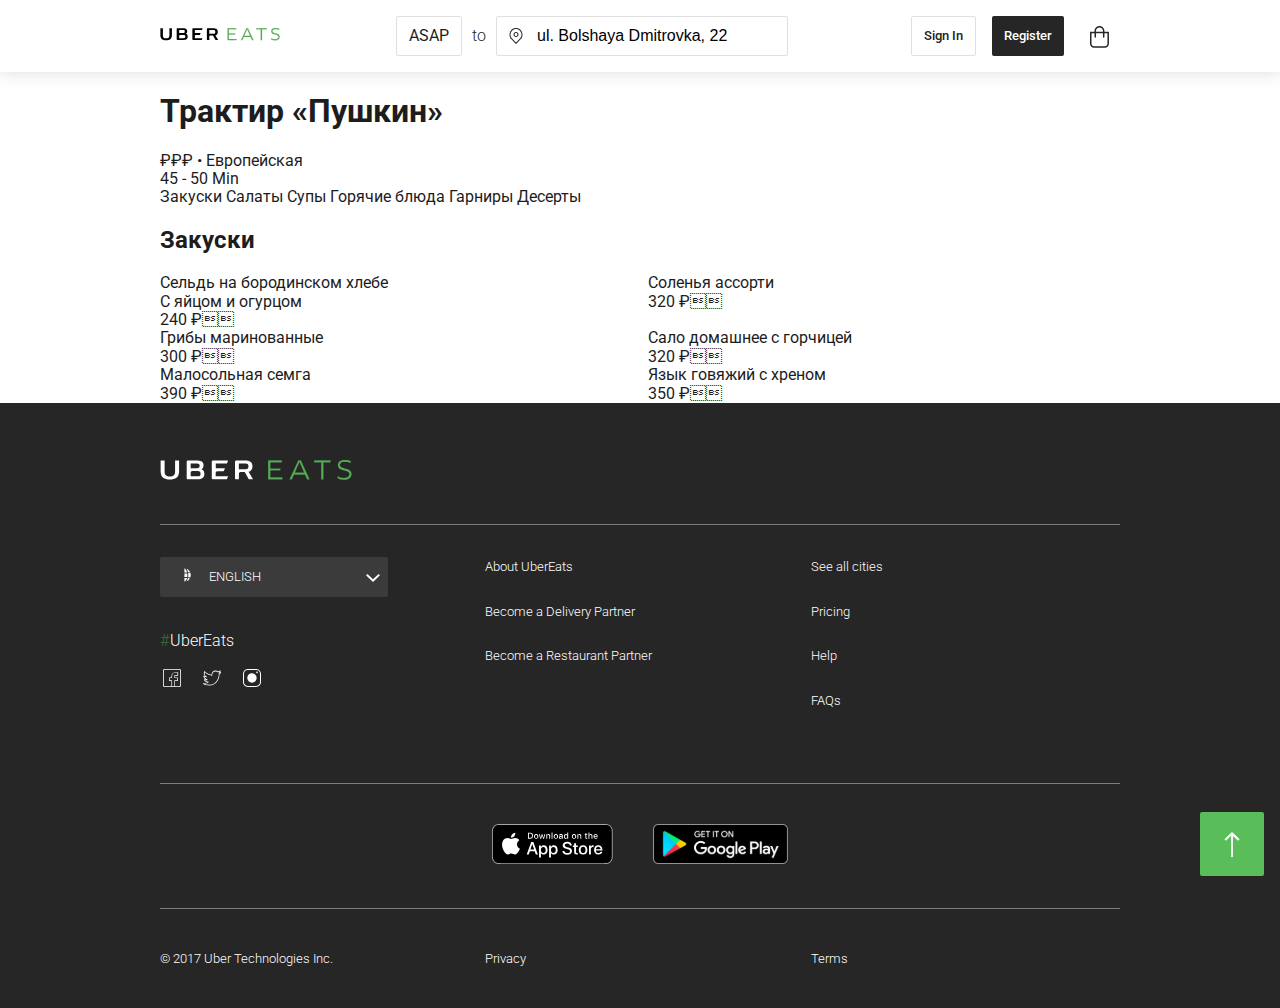
<file: index.html>
<!DOCTYPE html>
<html lang="en">

<head>
    <meta charset="UTF-8">
    <meta name="viewport" content="width=device-width, initial-scale=1.0">
    <meta http-equiv="X-UA-Compatible" content="ie=edge">
    <title>Uber Eats</title>
    <link href="https://fonts.googleapis.com/css?family=Roboto:300,400,500" rel="stylesheet">
    <link rel="stylesheet" href="css/normalize.css">
    <link rel="stylesheet" href="css/grid.css">
    <link rel="stylesheet" href="css/app.css">
</head>

<body>
    <main>
        <nav class="navbar">
            <div class="container">
                <div class="row">
                    <div class="col-xs-5 col-sm-2 col-lg-3">
                        <div class="flex">
                            <div class="hidden-xs hidden-sm hidden-md">
                                <img class="" src="./img/logo.svg">
                            </div>
                            <div class="hidden-lg hidden-xl">
                                <img class="" src="./img/mobile_logo.svg">
                            </div>
                        </div>
                    </div>
                    <div class="hidden-xs col-sm-6 col-lg-5">
                        <div class="flex delivery">
                            <div class="origin btn">
                                <span>ASAP</span>
                            </div>
                            <div class="to">
                                to
                            </div>
                            <div class="flex dest box">
                                <div class="location">
                                    <img src="./img/location.svg">
                                </div>
                                <input type="text" value="ul. Bolshaya Dmitrovka, 22">
                            </div>
                        </div>
                    </div>
                    <div class="col-xs-7 col-sm-4 col-lg-4">
                        <div class="flex navbar-btns">
                            <div class="btns">
                                <div class="btn sign-in">Sign In</div>
                                <div class="btn register">Register</div>
                            </div>
                            <div class="hidden-xs">
                                <div class="basket">
                                    <img src="./img/basket.svg">
                                </div>
                            </div>
                        </div>
                    </div>
                </div>
            </div>
        </nav>
        <header id="rest">
            <div class="rest-photo"></div>
            <div class="container">
                <div class="row">
                    <div class="col-xs-12 col-sm-7 col-lg-5">
                        <div class="rest">
                            <h1 class="name">Трактир «Пушкин»</h1>
                            <div class="bottom">
                                <div class="rest-info">
                                    <span class="currency">₽₽₽</span>
                                    <span class="divider">•</span>
                                    <span class="food-kind">Европейская</span>
                                </div>
                                <div class="delivery-time">
                                    <span>45 - 50 Min</span>
                                </div>
                            </div>
                        </div>
                    </div>
                </div>
            </div>
        </header>
        <section id="menu">
            <div class="menu">
                <div class="hidden-xs">
                    <div class="navigation">
                        <div class="container">
                            <div class="row">
                                <div class="col-xs-12">
                                    <nav>
                                        <a class="selected">Закуски</a>
                                        <a>Салаты</a>
                                        <a>Супы</a>
                                        <a>Горячие блюда</a>
                                        <a>Гарниры</a>
                                        <a>Десерты</a>
                                    </nav>
                                </div>
                            </div>
                        </div>
                    </div>
                </div>
                <div class="header">
                    <div class="container">
                        <div class="row">
                            <div class="col-xs-12">
                                <h2>Закуски</h2>
                                <div class="divider visible-xs"></div>
                            </div>
                        </div>
                    </div>
                </div>
                <div class="content">
                    <div class="container">
                        <div class="row">
                            <div class="col-xs-12 col-lg-6">
                                <div class="card active">
                                    <div class="info">
                                        <div class="title ellipsis">Сельдь на бородинском хлебе</div>
                                        <div class="subtitle ellipsis">С яйцом и огурцом</div>
                                        <div class="price">240 ₽</div>
                                    </div>
                                    <div class="photo" style="background-image: url('./img/dish/fish.png');">
                                    </div>
                                </div>
                            </div>
                            <div class="col-xs-12 col-lg-6">
                                <div class="card">
                                    <div class="info">
                                        <div class="title ellipsis">Соленья ассорти</div>
                                        <div class="subtitle ellipsis"></div>
                                        <div class="price">320 ₽</div>
                                    </div>
                                    <div class="photo" style="background-image: url('./img/dish/pickles.png');">
                                    </div>
                                </div>
                            </div>
                            <div class="col-xs-12 col-lg-6">
                                <div class="card">
                                    <div class="info">
                                        <div class="title ellipsis">Грибы маринованные</div>
                                        <div class="subtitle ellipsis"></div>
                                        <div class="price">300 ₽</div>
                                    </div>
                                    <div class="photo" style="background-image: url('./img/dish/mushrooms.png');">
                                    </div>
                                </div>
                            </div>
                            <div class="col-xs-12 col-lg-6">
                                <div class="card">
                                    <div class="info">
                                        <div class="title ellipsis">Сало домашнее с горчицей</div>
                                        <div class="subtitle ellipsis"></div>
                                        <div class="price">320 ₽</div>
                                    </div>
                                    <div class="photo" style="background-image: url('./img/dish/fat.png');">
                                    </div>
                                </div>
                            </div>
                            <div class="col-xs-12 col-lg-6">
                                <div class="card">
                                    <div class="info">
                                        <div class="title ellipsis">Малосольная семга</div>
                                        <div class="subtitle ellipsis"></div>
                                        <div class="price">390 ₽</div>
                                    </div>
                                    <div class="photo" style="background-image: url('./img/dish/salmon.png');">
                                    </div>
                                </div>
                            </div>
                            <div class="col-xs-12 col-lg-6">
                                <div class="card">
                                    <div class="info">
                                        <div class="title ellipsis">Язык говяжий с хреном</div>
                                        <div class="subtitle ellipsis"></div>
                                        <div class="price">350 ₽</div>
                                    </div>
                                    <div class="photo" style="background-image: url('./img/dish/beef_tongue.png');">
                                    </div>
                                </div>
                            </div>
                        </div>
                    </div>
                </div>
            </div>
        </section>
        <footer>
            <div class="container">
                <div class="row">
                    <div class="col-xs-12">
                        <div class="logo">
                            <img src="./img/big_logo.svg">
                        </div>
                    </div>
                </div>
                <div class="row">
                    <div class="col-xs-12">
                        <div class="divider"></div>
                    </div>
                </div>
                <div class="links">
                    <div class="row">
                        <div class="col-xs-6 col-sm-3">
                            <div class="language-selector">
                                <div class="icon">
                                    <img src="./img/world.svg">
                                </div>
                                <div class="language">
                                    english
                                </div>
                                <div class="arrow">
                                    <img src="./img/arrow-down.svg">
                                </div>
                            </div>
                            <div class="social">
                                <div class="tag">
                                    <span class="hash">#</span>
                                    <span>UberEats</span>
                                </div>
                                <div>
                                    <div class="icon">
                                        <img src="./img/facebook.svg">
                                    </div>
                                    <div class="icon">
                                        <img src="./img/twitter.svg">
                                    </div>
                                    <div class="icon">
                                        <img src="./img/instagram.svg">
                                    </div>
                                </div>
                            </div>
                        </div>
                        <div class="col-xs-1"></div>
                        <div class="col-xs-12 col-sm-4">
                            <div class="option">
                                <a href="">About UberEats</a>
                            </div>
                            <div class="option">
                                <a href="">Become a Delivery Partner</a>
                            </div>
                            <div class="option">
                                <a href="">Become a Restaurant Partner</a>
                            </div>
                        </div>
                        <div class="col-xs-12 col-sm-4">
                            <div class="option">
                                <a href="">See all cities</a>
                            </div>
                            <div class="option">
                                <a href="">Pricing</a>
                            </div>
                            <div class="option">
                                <a href="">Help</a>
                            </div>
                            <div class="option">
                                <a href="">FAQs</a>
                            </div>
                        </div>
                    </div>
                </div>
                <div class="row">
                    <div class="col-xs-12">
                        <div class="divider"></div>
                    </div>
                </div>
                <div class="row">
                    <div class="col-xs-12">
                        <div class="download">
                            <div class="app-store">
                                <img src="./img/app_store.svg">
                            </div>
                            <div class="google-play">
                                <img src="./img/google_play.svg">
                            </div>
                        </div>
                    </div>
                </div>
                <div class="row">
                    <div class="col-xs-12">
                        <div class="divider"></div>
                    </div>
                </div>
                <div class="copyright">
                    <div class="row">
                        <div class="col-xs-12 col-sm-4">
                            <div class="option">
                                <a href="">© 2017 Uber Technologies Inc.</a>
                            </div>
                        </div>
                        <div class="col-xs-12 col-sm-4">
                            <div class="option">
                                <a href="">Privacy</a>
                            </div>
                        </div>
                        <div class="col-xs-12 col-sm-4">
                            <div class="option">
                                <a href="">Terms</a>
                            </div>
                        </div>
                    </div>
                </div>
            </div>
            </div>
            </div>
        </footer>
        <div class="scroll-top-arrow"></div>
    </main>
</body>

</html>
</file>
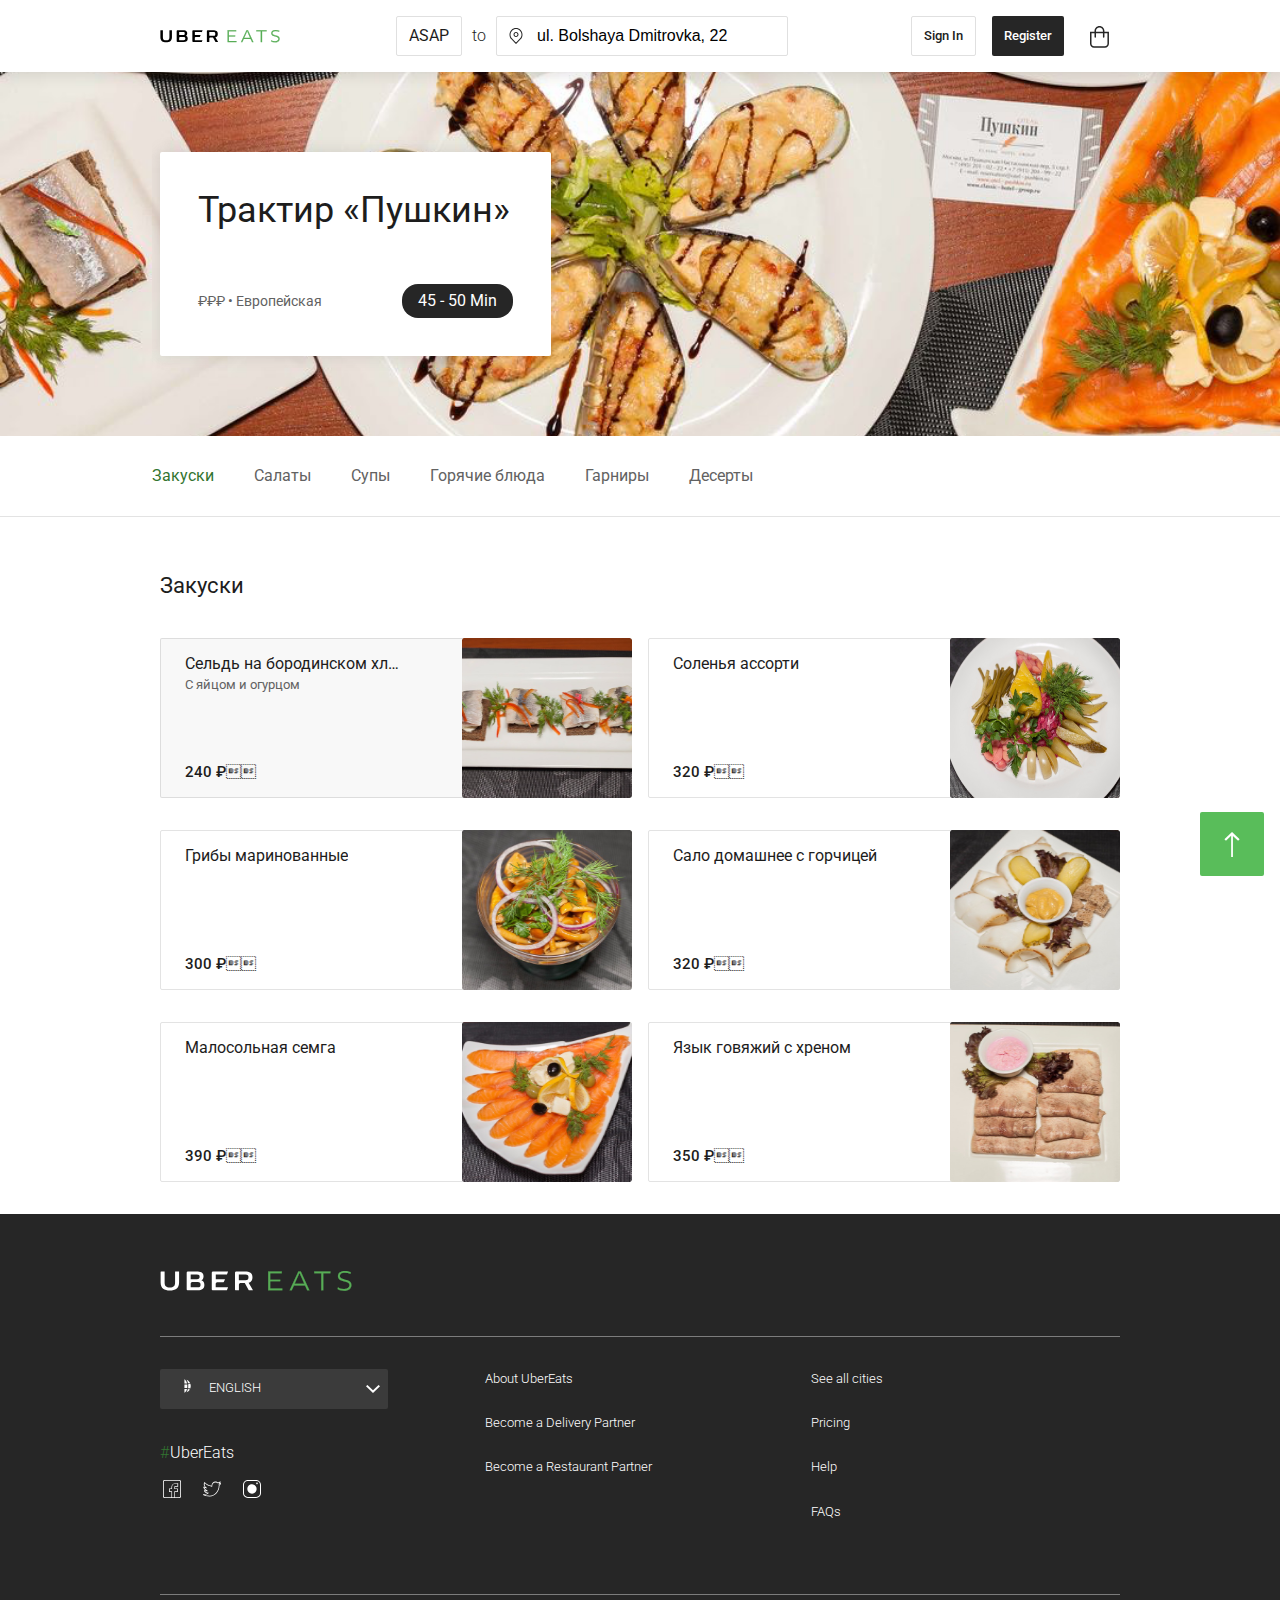
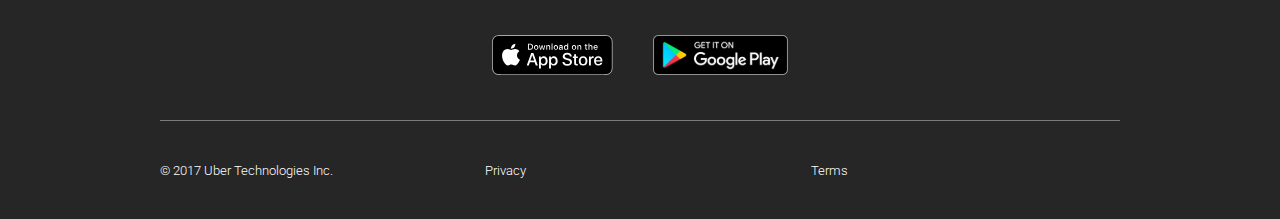
<file: restaurant.html>
<!DOCTYPE html>
<html lang="en">

<head>
    <meta charset="UTF-8">
    <meta name="viewport" content="width=device-width, initial-scale=1.0">
    <meta http-equiv="X-UA-Compatible" content="ie=edge">
    <title>Uber Eats</title>
    <link href="https://fonts.googleapis.com/css?family=Roboto:300,400,500" rel="stylesheet">
    <link rel="stylesheet" href="css/normalize.css">
    <link rel="stylesheet" href="css/grid.css">
    <link rel="stylesheet" href="css/app.css">
    <link rel="stylesheet" href="css/restaurant.css">
</head>

<body>
    <main>
        <nav class="navbar">
            <div class="container">
                <div class="row">
                    <div class="col-xs-5 col-sm-2 col-lg-3">
                        <div class="flex">
                            <div class="logo"></div>
                        </div>
                    </div>
                    <div class="hidden-xs col-sm-6 col-lg-5">
                        <div class="flex delivery">
                            <div class="when btn">
                                <span>ASAP</span>
                            </div>
                            <div class="to">
                                to
                            </div>
                            <div class="flex dest">
                                <div class="location">
                                    <img src="./img/location.svg">
                                </div>
                                <input type="text" value="ul. Bolshaya Dmitrovka, 22">
                            </div>
                        </div>
                    </div>
                    <div class="col-xs-7 col-sm-4 col-lg-4">
                        <div class="flex navbar-btns">
                            <div class="btns">
                                <div class="btn sign-in" tabindex="0">Sign In</div>
                                <div class="btn register" tabindex="0">Register</div>
                            </div>
                            <div class="hidden-xs">
                                <div class="basket">
                                    <img src="./img/basket.svg">
                                </div>
                            </div>
                        </div>
                    </div>
                </div>
            </div>
        </nav>
        <header id="rest">
            <div class="rest-photo"></div>
            <div class="container">
                <div class="row">
                    <div class="col-xs-12 col-sm-7 col-lg-5">
                        <div class="rest">
                            <h1 class="name">Трактир «Пушкин»</h1>
                            <div class="bottom">
                                <div class="rest-info">
                                    <span class="currency">₽₽₽</span>
                                    <span class="divider">•</span>
                                    <span class="food-kind">Европейская</span>
                                </div>
                                <div class="delivery-time">
                                    <span>45 - 50 Min</span>
                                </div>
                            </div>
                        </div>
                    </div>
                </div>
            </div>
        </header>
        <section id="menu">
            <div class="menu">
                <div class="hidden-xs">
                    <div class="navigation">
                        <div class="container">
                            <div class="row">
                                <div class="col-xs-12">
                                    <nav>
                                        <a class="selected">Закуски</a>
                                        <a>Салаты</a>
                                        <a>Супы</a>
                                        <a>Горячие блюда</a>
                                        <a>Гарниры</a>
                                        <a>Десерты</a>
                                    </nav>
                                </div>
                            </div>
                        </div>
                    </div>
                </div>
                <div class="header">
                    <div class="container">
                        <div class="row">
                            <div class="col-xs-12">
                                <h2>Закуски</h2>
                                <div class="divider visible-xs"></div>
                            </div>
                        </div>
                    </div>
                </div>
                <div class="content">
                    <div class="container">
                        <div class="row">
                            <div class="col-xs-12 col-lg-6">
                                <div class="card active">
                                    <div class="info">
                                        <div class="title ellipsis">Сельдь на бородинском хлебе</div>
                                        <div class="subtitle ellipsis">С яйцом и огурцом</div>
                                        <div class="price">240 ₽</div>
                                    </div>
                                    <div class="photo" style="background-image: url('./img/dish/fish.png');">
                                    </div>
                                </div>
                            </div>
                            <div class="col-xs-12 col-lg-6">
                                <div class="card">
                                    <div class="info">
                                        <div class="title ellipsis">Соленья ассорти</div>
                                        <div class="subtitle ellipsis"></div>
                                        <div class="price">320 ₽</div>
                                    </div>
                                    <div class="photo" style="background-image: url('./img/dish/pickles.png');">
                                    </div>
                                </div>
                            </div>
                            <div class="col-xs-12 col-lg-6">
                                <div class="card">
                                    <div class="info">
                                        <div class="title ellipsis">Грибы маринованные</div>
                                        <div class="subtitle ellipsis"></div>
                                        <div class="price">300 ₽</div>
                                    </div>
                                    <div class="photo" style="background-image: url('./img/dish/mushrooms.png');">
                                    </div>
                                </div>
                            </div>
                            <div class="col-xs-12 col-lg-6">
                                <div class="card">
                                    <div class="info">
                                        <div class="title ellipsis">Сало домашнее с горчицей</div>
                                        <div class="subtitle ellipsis"></div>
                                        <div class="price">320 ₽</div>
                                    </div>
                                    <div class="photo" style="background-image: url('./img/dish/fat.png');">
                                    </div>
                                </div>
                            </div>
                            <div class="col-xs-12 col-lg-6">
                                <div class="card">
                                    <div class="info">
                                        <div class="title ellipsis">Малосольная семга</div>
                                        <div class="subtitle ellipsis"></div>
                                        <div class="price">390 ₽</div>
                                    </div>
                                    <div class="photo" style="background-image: url('./img/dish/salmon.png');">
                                    </div>
                                </div>
                            </div>
                            <div class="col-xs-12 col-lg-6">
                                <div class="card">
                                    <div class="info">
                                        <div class="title ellipsis">Язык говяжий с хреном</div>
                                        <div class="subtitle ellipsis"></div>
                                        <div class="price">350 ₽</div>
                                    </div>
                                    <div class="photo" style="background-image: url('./img/dish/beef_tongue.png');">
                                    </div>
                                </div>
                            </div>
                        </div>
                    </div>
                </div>
            </div>
        </section>
        <footer>
            <div class="container">
                <div class="row">
                    <div class="col-xs-12">
                        <div class="logo">
                            <img src="./img/big_logo.svg">
                        </div>
                    </div>
                </div>
                <div class="row">
                    <div class="col-xs-12">
                        <div class="divider"></div>
                    </div>
                </div>
                <div class="links">
                    <div class="row">
                        <div class="col-xs-6 col-sm-3">
                            <div class="language-selector">
                                <div class="icon">
                                    <img src="./img/world.svg">
                                </div>
                                <div class="language">
                                    english
                                </div>
                                <div class="arrow">
                                    <img src="./img/arrow-down.svg">
                                </div>
                            </div>
                            <div class="social">
                                <div class="tag">
                                    <span class="hash">#</span>
                                    <span>UberEats</span>
                                </div>
                                <div>
                                    <div class="icon">
                                        <img src="./img/facebook.svg">
                                    </div>
                                    <div class="icon">
                                        <img src="./img/twitter.svg">
                                    </div>
                                    <div class="icon">
                                        <img src="./img/instagram.svg">
                                    </div>
                                </div>
                            </div>
                        </div>
                        <div class="col-xs-1"></div>
                        <div class="col-xs-12 col-sm-4">
                            <div class="option">
                                <a href="">About UberEats</a>
                            </div>
                            <div class="option">
                                <a href="">Become a Delivery Partner</a>
                            </div>
                            <div class="option">
                                <a href="">Become a Restaurant Partner</a>
                            </div>
                        </div>
                        <div class="col-xs-12 col-sm-4">
                            <div class="option">
                                <a href="">See all cities</a>
                            </div>
                            <div class="option">
                                <a href="">Pricing</a>
                            </div>
                            <div class="option">
                                <a href="">Help</a>
                            </div>
                            <div class="option">
                                <a href="">FAQs</a>
                            </div>
                        </div>
                    </div>
                </div>
                <div class="row">
                    <div class="col-xs-12">
                        <div class="divider"></div>
                    </div>
                </div>
                <div class="row">
                    <div class="col-xs-12">
                        <div class="download">
                            <div class="app-store">
                                <img src="./img/app_store.svg">
                            </div>
                            <div class="google-play">
                                <img src="./img/google_play.svg">
                            </div>
                        </div>
                    </div>
                </div>
                <div class="row">
                    <div class="col-xs-12">
                        <div class="divider"></div>
                    </div>
                </div>
                <div class="copyright">
                    <div class="row">
                        <div class="col-xs-12 col-sm-4">
                            <div class="option">
                                <a href="">© 2017 Uber Technologies Inc.</a>
                            </div>
                        </div>
                        <div class="col-xs-12 col-sm-4">
                            <div class="option">
                                <a href="">Privacy</a>
                            </div>
                        </div>
                        <div class="col-xs-12 col-sm-4">
                            <div class="option">
                                <a href="">Terms</a>
                            </div>
                        </div>
                    </div>
                </div>
            </div>
            </div>
            </div>
        </footer>
        <div class="scroll-top-arrow"></div>
    </main>
</body>

</html>
</file>
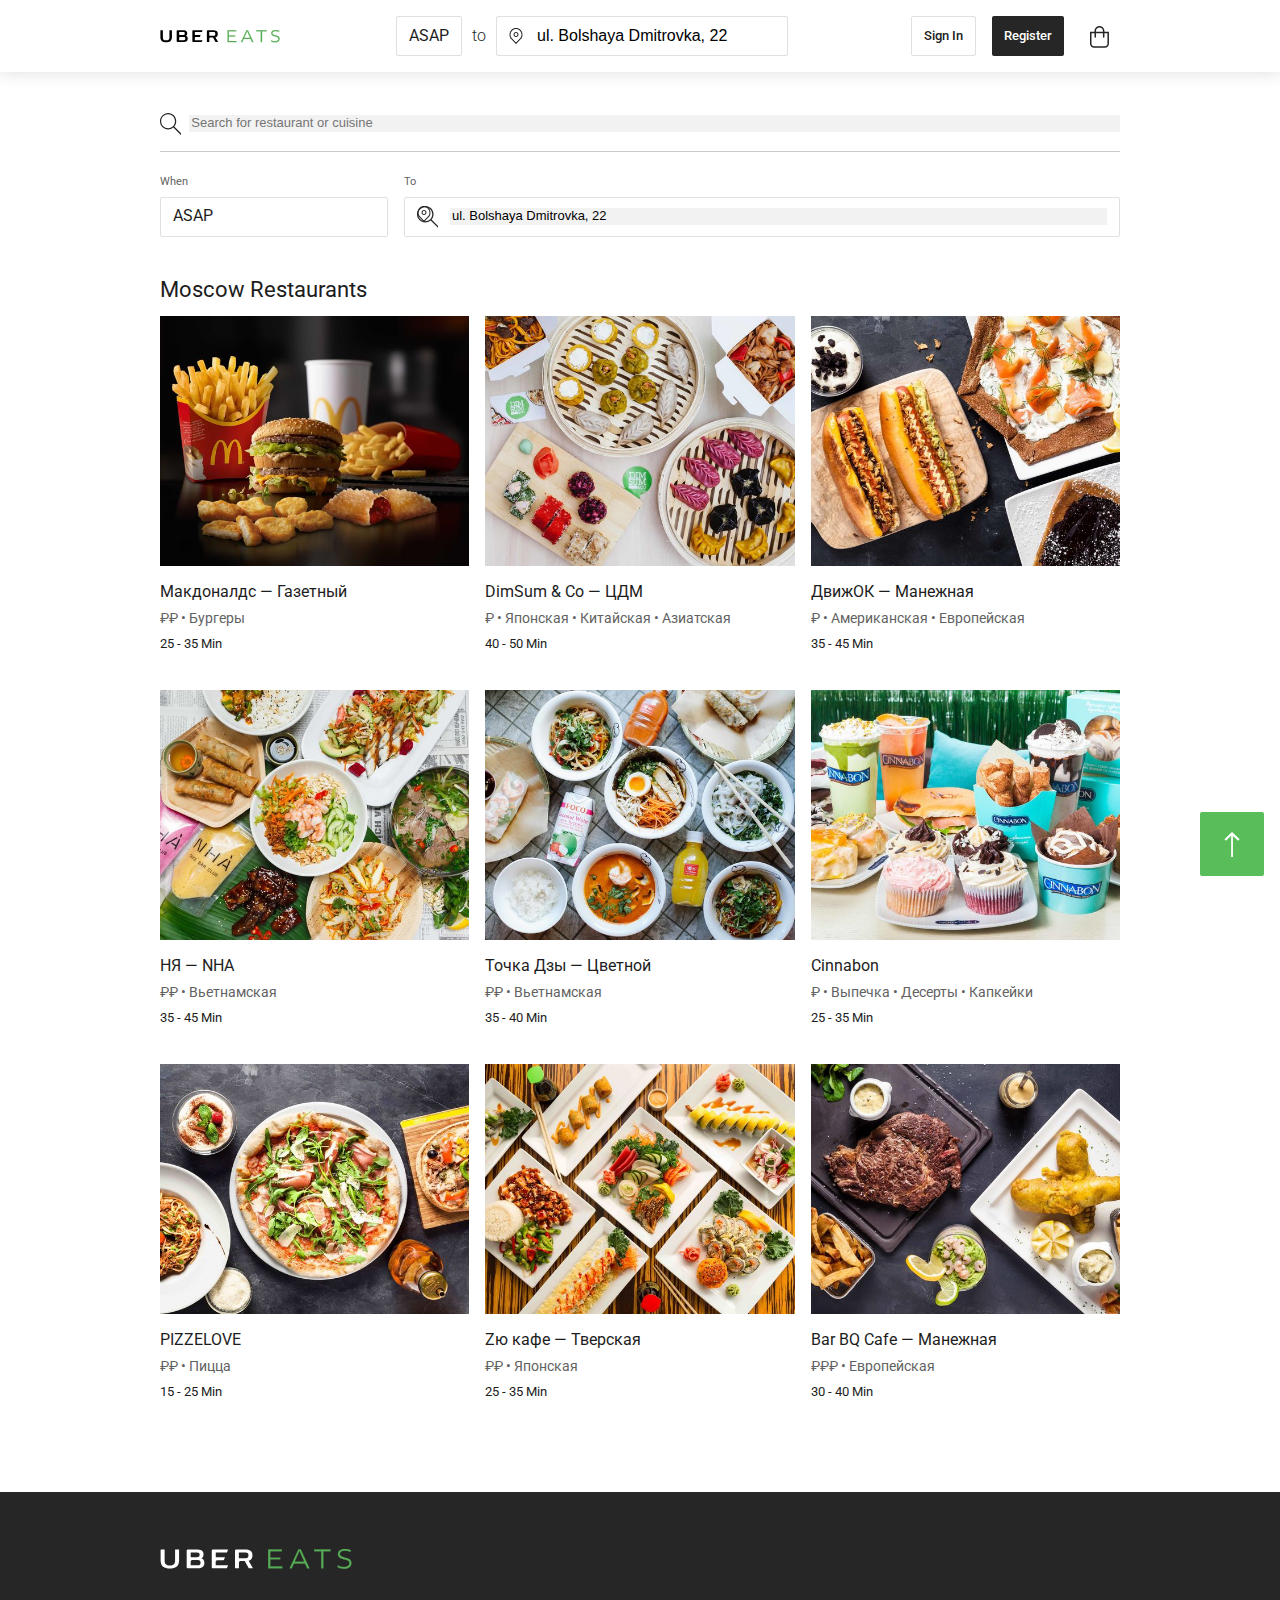
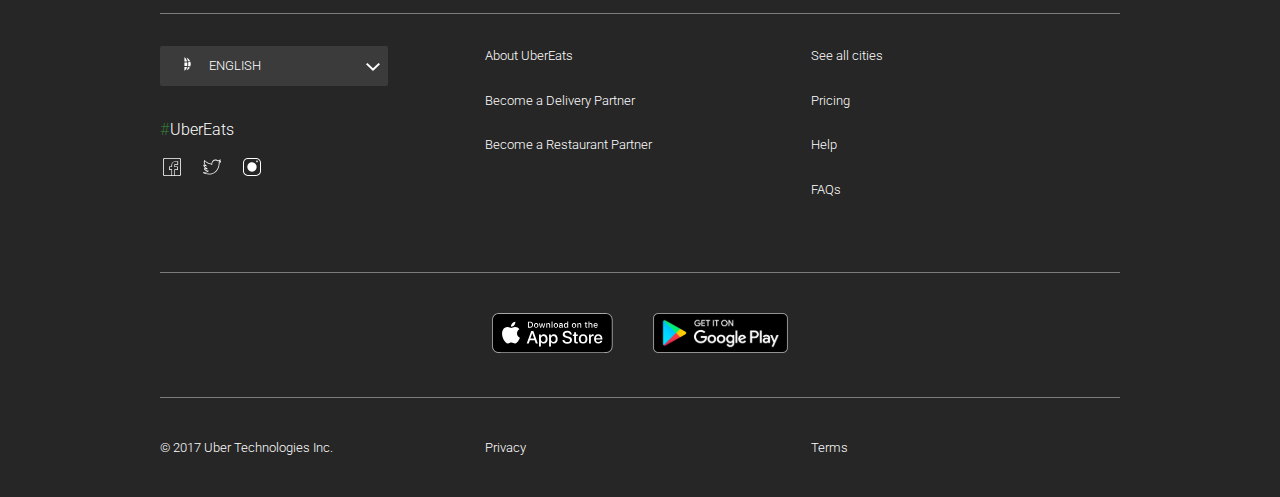
<file: stores.html>
<!DOCTYPE html>
<html lang="en">

<head>
    <meta charset="UTF-8">
    <meta name="viewport" content="width=device-width, initial-scale=1.0">
    <meta http-equiv="X-UA-Compatible" content="ie=edge">
    <title>Uber Eats</title>
    <link href="https://fonts.googleapis.com/css?family=Roboto:300,400,500" rel="stylesheet">
    <link rel="stylesheet" href="css/normalize.css">
    <link rel="stylesheet" href="css/grid.css">
    <link rel="stylesheet" href="css/app.css">
    <link rel="stylesheet" href="css/stores.css">
</head>

<body>
    <main>
        <nav class="navbar">
            <div class="container">
                <div class="row">
                    <div class="col-xs-5 col-sm-2 col-lg-3">
                        <div class="flex">
                            <div class="logo"></div>
                        </div>
                    </div>
                    <div class="hidden-xs col-sm-6 col-lg-5">
                        <div class="flex delivery">
                            <div class="when btn">
                                <span>ASAP</span>
                            </div>
                            <div class="to">
                                to
                            </div>
                            <div class="flex dest">
                                <div class="location">
                                    <img src="./img/location.svg">
                                </div>
                                <input type="text" value="ul. Bolshaya Dmitrovka, 22">
                            </div>
                        </div>
                    </div>
                    <div class="col-xs-7 col-sm-4 col-lg-4">
                        <div class="flex navbar-btns">
                            <div class="btns">
                                <div class="btn sign-in" tabindex="0">Sign In</div>
                                <div class="btn register" tabindex="0">Register</div>
                            </div>
                            <div class="hidden-xs">
                                <div class="basket">
                                    <img src="./img/basket.svg">
                                </div>
                            </div>
                        </div>
                    </div>
                </div>
            </div>
        </nav>
        <header id="search">
            <div class="search">
                <div class="container">
                    <div class="row">
                        <div class="col-xs-12">
                            <div class="searchBox">
                                <div class="icon">
                                </div>
                                <input type="text" placeholder="Search for restaurant or cuisine">
                            </div>
                        </div>
                    </div>
                    <div class="row">
                        <div class="col-xs-3">
                            <div class="when">
                                <div class="label">When</div>
                                <div class="btn">
                                    <span>ASAP</span>
                                </div>
                            </div>
                        </div>
                        <div class="col-xs-9">
                            <div class="to">
                                <div class="label">To</div>
                                <div class="location">
                                    <div class="icon">
                                        <img src="./img/location.svg">
                                    </div>
                                    <input type="text" value="ul. Bolshaya Dmitrovka, 22">
                                </div>
                            </div>
                        </div>
                    </div>
                </div>
            </div>
            </div>
        </header>
        <section id="restaurants">
            <div class="restaurants">
                <div class="header">
                    <div class="container">
                        <div class="row">
                            <div class="col-xs-12">
                                <h2>Moscow Restaurants</h2>
                            </div>
                        </div>
                    </div>
                </div>
                <div class="content">
                    <div class="container">
                        <div class="row">
                            <div class="col-xs-12 col-sm-6 col-lg-4">
                                <div class="card">
                                    <div class="photo" style="background-image: url('./img/food/mac.png');"></div>
                                    <div class="info">
                                        <p class="name">Макдоналдс — Газетный</p>
                                        <div class="rest-info">
                                            <span class="currency">₽₽</span>
                                            <span class="divider">•</span>
                                            <span class="food-kind">Бургеры</span>
                                        </div>
                                        <div class="delivery-time">
                                            <span>25 - 35 Min</span>
                                        </div>
                                    </div>
                                </div>
                            </div>
                            <div class="col-xs-12 col-sm-6 col-lg-4">
                                <div class="card">
                                    <div class="photo" style="background-image: url('./img/food/dim_co.png');"></div>
                                    <div class="info">
                                        <p class="name">DimSum &amp; Co — ЦДМ</p>
                                        <div class="rest-info">
                                            <span class="currency">₽</span>
                                            <span class="divider">•</span>
                                            <span class="food-kind">Японская • Китайская • Азиатская</span>
                                        </div>
                                        <div class="delivery-time">
                                            <span>40 - 50 Min</span>
                                        </div>
                                    </div>
                                </div>
                            </div>
                            <div class="col-xs-12 col-sm-6 col-lg-4">
                                <div class="card">
                                    <div class="photo" style="background-image: url('./img/food/engine.png');"></div>
                                    <div class="info">
                                        <p class="name">ДвижОК — Манежная</p>
                                        <div class="rest-info">
                                            <span class="currency">₽</span>
                                            <span class="divider">•</span>
                                            <span class="food-kind">Американская • Европейская</span>
                                        </div>
                                        <div class="delivery-time">
                                            <span>35 - 45 Min</span>
                                        </div>
                                    </div>
                                </div>
                            </div>

                            <div class="col-xs-12 col-sm-6 col-lg-4">
                                <div class="card">
                                    <div class="photo" style="background-image: url('./img/food/nha.png');"></div>
                                    <div class="info">
                                        <p class="name">НЯ — NHA</p>
                                        <div class="rest-info">
                                            <span class="currency">₽₽</span>
                                            <span class="divider">•</span>
                                            <span class="food-kind">Вьетнамская</span>
                                        </div>
                                        <div class="delivery-time">
                                            <span>35 - 45 Min</span>
                                        </div>
                                    </div>
                                </div>
                            </div>
                            <div class="col-xs-12 col-sm-6 col-lg-4">
                                <div class="card">
                                    <div class="photo" style="background-image: url('./img/food/dzi_point.png');"></div>
                                    <div class="info">
                                        <p class="name">Точка Дзы — Цветной</p>
                                        <div class="rest-info">
                                            <span class="currency">₽₽</span>
                                            <span class="divider">•</span>
                                            <span class="food-kind">Вьетнамская</span>
                                        </div>
                                        <div class="delivery-time">
                                            <span>35 - 40 Min</span>
                                        </div>
                                    </div>
                                </div>
                            </div>
                            <div class="col-xs-12 col-sm-6 col-lg-4">
                                <div class="card">
                                    <div class="photo" style="background-image: url('./img/food/cinnabon.png');"></div>
                                    <div class="info">
                                        <p class="name">Cinnabon</p>
                                        <div class="rest-info">
                                            <span class="currency">₽</span>
                                            <span class="divider">•</span>
                                            <span class="food-kind">Выпечка • Десерты • Капкейки</span>
                                        </div>
                                        <div class="delivery-time">
                                            <span>25 - 35 Min</span>
                                        </div>
                                    </div>
                                </div>
                            </div>
                            <div class="col-xs-12 col-sm-6 col-lg-4">
                                <div class="card">
                                    <div class="photo" style="background-image: url('./img/food/pizzelove.png');"></div>
                                    <div class="info">
                                        <p class="name">PIZZELOVE</p>
                                        <div class="rest-info">
                                            <span class="currency">₽₽</span>
                                            <span class="divider">•</span>
                                            <span class="food-kind">Пицца</span>
                                        </div>
                                        <div class="delivery-time">
                                            <span>15 - 25 Min</span>
                                        </div>
                                    </div>
                                </div>
                            </div>
                            <div class="col-xs-12 col-sm-6 col-lg-4">
                                <div class="card">
                                    <div class="photo" style="background-image: url('./img/food/zu_cafe.png');"></div>
                                    <div class="info">
                                        <p class="name">Zю кафе — Тверская</p>
                                        <div class="rest-info">
                                            <span class="currency">₽₽</span>
                                            <span class="divider">•</span>
                                            <span class="food-kind">Японская</span>
                                        </div>
                                        <div class="delivery-time">
                                            <span>25 - 35 Min</span>
                                        </div>
                                    </div>
                                </div>
                            </div>
                            <div class="col-xs-12 col-sm-6 col-lg-4">
                                <div class="card">
                                    <div class="photo" style="background-image: url('./img/food/bar_bq_cafe.png');"></div>
                                    <div class="info">
                                        <p class="name">Bar BQ Cafe — Манежная</p>
                                        <div class="rest-info">
                                            <span class="currency">₽₽₽</span>
                                            <span class="divider">•</span>
                                            <span class="food-kind">Европейская</span>
                                        </div>
                                        <div class="delivery-time">
                                            <span>30 - 40 Min</span>
                                        </div>
                                    </div>
                                </div>
                            </div>
                        </div>
                    </div>
                </div>
            </div>
            </div>
        </section>
        <footer>
            <div class="container">
                <div class="row">
                    <div class="col-xs-12">
                        <div class="logo">
                            <img src="./img/big_logo.svg">
                        </div>
                    </div>
                </div>
                <div class="row">
                    <div class="col-xs-12">
                        <div class="divider"></div>
                    </div>
                </div>
                <div class="links">
                    <div class="row">
                        <div class="col-xs-6 col-sm-3">
                            <div class="language-selector">
                                <div class="icon">
                                    <img src="./img/world.svg">
                                </div>
                                <div class="language">
                                    english
                                </div>
                                <div class="arrow">
                                    <img src="./img/arrow-down.svg">
                                </div>
                            </div>
                            <div class="social">
                                <div class="tag">
                                    <span class="hash">#</span>
                                    <span>UberEats</span>
                                </div>
                                <div>
                                    <div class="icon">
                                        <img src="./img/facebook.svg">
                                    </div>
                                    <div class="icon">
                                        <img src="./img/twitter.svg">
                                    </div>
                                    <div class="icon">
                                        <img src="./img/instagram.svg">
                                    </div>
                                </div>
                            </div>
                        </div>
                        <div class="col-xs-1"></div>
                        <div class="col-xs-12 col-sm-4">
                            <div class="option">
                                <a href="">About UberEats</a>
                            </div>
                            <div class="option">
                                <a href="">Become a Delivery Partner</a>
                            </div>
                            <div class="option">
                                <a href="">Become a Restaurant Partner</a>
                            </div>
                        </div>
                        <div class="col-xs-12 col-sm-4">
                            <div class="option">
                                <a href="">See all cities</a>
                            </div>
                            <div class="option">
                                <a href="">Pricing</a>
                            </div>
                            <div class="option">
                                <a href="">Help</a>
                            </div>
                            <div class="option">
                                <a href="">FAQs</a>
                            </div>
                        </div>
                    </div>
                </div>
                <div class="row">
                    <div class="col-xs-12">
                        <div class="divider"></div>
                    </div>
                </div>
                <div class="row">
                    <div class="col-xs-12">
                        <div class="download">
                            <div class="app-store">
                                <img src="./img/app_store.svg">
                            </div>
                            <div class="google-play">
                                <img src="./img/google_play.svg">
                            </div>
                        </div>
                    </div>
                </div>
                <div class="row">
                    <div class="col-xs-12">
                        <div class="divider"></div>
                    </div>
                </div>
                <div class="copyright">
                    <div class="row">
                        <div class="col-xs-12 col-sm-4">
                            <div class="option">
                                <a href="">© 2017 Uber Technologies Inc.</a>
                            </div>
                        </div>
                        <div class="col-xs-12 col-sm-4">
                            <div class="option">
                                <a href="">Privacy</a>
                            </div>
                        </div>
                        <div class="col-xs-12 col-sm-4">
                            <div class="option">
                                <a href="">Terms</a>
                            </div>
                        </div>
                    </div>
                </div>
            </div>
            </div>
            </div>
        </footer>
        <div class="scroll-top-arrow"></div>
    </main>
</body>

</html>
</file>
<file: css/grid.css>
.container {
  max-width: 976px;
  padding-left: 8px;
  padding-right: 8px;
  margin-left: auto;
  margin-right: auto;
}

.row {
  display: flex;
  flex-wrap: wrap;
  margin-left: -8px;
  margin-right: -8px;
}

[class^="col-"] {
  padding-left: 8px;
  padding-right: 8px;
  box-sizing: border-box;
  overflow: hidden;
}

.col-xs-1 {
  flex-basis: 8.3333%;
}
.col-xs-2 {
  flex-basis: 16.6666%;
}
.col-xs-3 {
  flex-basis: 24.9999%;
}
.col-xs-4 {
  flex-basis: 33.3333%;
}
.col-xs-5 {
  flex-basis: 41.6665%;
}
.col-xs-6 {
  flex-basis: 49.9998%;
}
.col-xs-7 {
  flex-basis: 58.3331%;
}
.col-xs-8 {
  flex-basis: 66.6664%;
}
.col-xs-9 {
  flex-basis: 74.9997%;
}
.col-xs-10 {
  flex-basis: 83.3333%;
}
.col-xs-11 {
  flex-basis: 91.6663%;
}
.col-xs-12 {
  flex-basis: 100%;
}

@media (min-width: 715px) {
  .col-sm-1 {
    flex-basis: 8.3333%;
  }
  .col-sm-2 {
    flex-basis: 16.6666%;
  }
  .col-sm-3 {
    flex-basis: 24.9999%;
  }
  .col-sm-4 {
    flex-basis: 33.3333%;
  }
  .col-sm-5 {
    flex-basis: 41.6665%;
  }
  .col-sm-6 {
    flex-basis: 49.9998%;
  }
  .col-sm-7 {
    flex-basis: 58.3331%;
  }
  .col-sm-8 {
    flex-basis: 66.6664%;
  }
  .col-sm-9 {
    flex-basis: 74.9997%;
  }
  .col-sm-10 {
    flex-basis: 83.3333%;
  }
  .col-sm-11 {
    flex-basis: 91.6663%;
  }
  .col-sm-12 {
    flex-basis: 100%;
  }
}

@media (min-width: 768px) {
  .col-md-1 {
    flex-basis: 8.3333%;
  }
  .col-md-2 {
    flex-basis: 16.6666%;
  }
  .col-md-3 {
    flex-basis: 24.9999%;
  }
  .col-md-4 {
    flex-basis: 33.3333%;
  }
  .col-md-5 {
    flex-basis: 41.6665%;
  }
  .col-md-6 {
    flex-basis: 49.9998%;
  }
  .col-md-7 {
    flex-basis: 58.3331%;
  }
  .col-md-8 {
    flex-basis: 66.6664%;
  }
  .col-md-9 {
    flex-basis: 74.9997%;
  }
  .col-md-10 {
    flex-basis: 83.3333%;
  }
  .col-md-11 {
    flex-basis: 91.6663%;
  }
  .col-md-12 {
    flex-basis: 100%;
  }
}

@media (min-width: 892px) {
  .col-lg-1 {
    flex-basis: 8.3333%;
  }
  .col-lg-2 {
    flex-basis: 16.6666%;
  }
  .col-lg-3 {
    flex-basis: 24.9999%;
  }
  .col-lg-4 {
    flex-basis: 33.3333%;
  }
  .col-lg-5 {
    flex-basis: 41.6665%;
  }
  .col-lg-6 {
    flex-basis: 49.9998%;
  }
  .col-lg-7 {
    flex-basis: 58.3331%;
  }
  .col-lg-8 {
    flex-basis: 66.6664%;
  }
  .col-lg-9 {
    flex-basis: 74.9997%;
  }
  .col-lg-10 {
    flex-basis: 83.3333%;
  }
  .col-lg-11 {
    flex-basis: 91.6663%;
  }
  .col-lg-12 {
    flex-basis: 100%;
  }
}

@media (min-width: 1200px) {
  .col-xl-1 {
    flex-basis: 8.3333%;
  }
  .col-xl-2 {
    flex-basis: 16.6666%;
  }
  .col-xl-3 {
    flex-basis: 24.9999%;
  }
  .col-xl-4 {
    flex-basis: 33.3333%;
  }
  .col-xl-5 {
    flex-basis: 41.6665%;
  }
  .col-xl-6 {
    flex-basis: 49.9998%;
  }
  .col-xl-7 {
    flex-basis: 58.3331%;
  }
  .col-xl-8 {
    flex-basis: 66.6664%;
  }
  .col-xl-9 {
    flex-basis: 74.9997%;
  }
  .col-xl-10 {
    flex-basis: 83.3333%;
  }
  .col-xl-11 {
    flex-basis: 91.6663%;
  }
  .col-xl-12 {
    flex-basis: 100%;
  }
}

.hidden-xs {
  display: none;
}

@media (min-width: 715px) {
  .hidden-xs {
    display: block;
  }
  .hidden-sm {
    display: none;
  }
}
@media (min-width: 768px) {
  .hidden-sm {
    display: block;
  }
  .hidden-md {
    display: none;
  }
}
@media (min-width: 892px) {
  .hidden-md {
    display: block;
  }
  .hidden-lg {
    display: none;
  }
}
@media (min-width: 1200px) {
  .hidden-lg {
    display: block;
  }
  .hidden-xl {
    display: none;
  }
}

@media (min-width: 715px) {
  .visible-xs {
    display: none !important;
  }
}
</file>
<file: css/app.css>
html {
  box-sizing: border-box;
}

*,
*::before,
*::after {
  box-sizing: inherit;
}

body {
  font-family: "Roboto", sans-serif;
  font-size: 16px;
  color: #1d1d1d;
  background-color: #f2f2f2;
}

@media (min-width: 892px) {
  body {
    background-color: white;
  }
}

textarea:focus,
input:focus {
  outline: none;
}

.navbar {
  box-shadow: 0 0 16px rgba(38, 38, 38, 0.16);
  background-color: white;
}

.navbar .row {
  height: 72px;
}

.navbar .flex {
  display: flex;
  align-items: center;
  height: 100%;
}

.navbar .logo {
  width: 100%;
  height: 100%;
  background: url("../img/mobile_logo.svg") no-repeat left center;
}

@media (min-width: 892px) {
  .navbar .logo {
    background-image: url("../img/logo.svg");
  }
}

.btn {
  display: flex;
  align-items: center;
  border: 1px solid #e0e0e0;
  border-radius: 2px;
  height: 40px;
  padding: 8px 12px;
  cursor: pointer;
}

.delivery {
  justify-content: center;
}

.delivery .when {
  font-size: 13px;
}

.delivery .dest {
  border: 1px solid #e0e0e0;
  border-radius: 2px;
  height: 40px;
  padding: 8px 12px;
}

.delivery .to {
  font-weight: 300;
  margin-left: 10px;
  margin-right: 10px;
}

.delivery .dest .location {
  margin-right: 12px;
  line-height: 0;
}

.delivery .dest input {
  width: 200px;
  font-size: 13px;
  border: none;
}

.btns {
  display: flex;
  align-items: center;
}

@media (min-width: 576px) {
  .btns {
    font-weight: 500;
  }
}

@media (min-width: 892px) {
  .delivery {
    justify-content: flex-start;
  }

  .delivery .when {
    font-size: 16px;
  }

  .delivery .dest input {
    width: 210px;
    font-size: 16px;
  }
}

@media (min-width: 1000px) {
  .delivery .dest input {
    width: 240px;
  }
}

.navbar .navbar-btns {
  width: 100%;
  justify-content: flex-end;
  font-size: 13px;
}

.register {
  border: none;
  background-color: #262626;
  color: white;
  margin-left: 16px;
}

.basket {
  width: 40px;
  display: flex;
  justify-content: center;
  margin-left: 16px;
}

.ellipsis {
  text-overflow: ellipsis;
  white-space: nowrap;
  overflow: hidden;
}

footer {
  background-color: #262626;
  color: white;
  font-weight: 300;
}

footer .logo {
  padding: 56px 0 40px;
}

footer .divider {
  height: 1px;
  background-color: rgba(255, 255, 255, 0.4);
}

footer .links {
  padding: 32px 0 48px;
}

.language-selector {
  display: flex;
  background-color: #3b3b3b;
  border-radius: 2px;
  align-items: center;
  height: 40px;
  cursor: pointer;
}

.language-selector .icon {
  margin-left: 24px;
}

.language-selector .language {
  text-transform: uppercase;
  margin-left: 18px;
  font-size: 13px;
}

.language-selector .arrow {
  margin-left: auto;
  margin-right: 8px;
}

footer .download {
  display: flex;
  justify-content: center;
  padding: 40px 20px;
}

footer .download .app-store {
  margin-right: 10px;
}

footer .download .google-play {
  margin-left: 10px;
}

footer .social {
  margin-bottom: 40px;
}

footer .social .tag {
  padding: 35px 0 15px;
}

footer .social .hash {
  color: #327430;
  margin-right: -3px;
}

footer .social .icon {
  display: inline-block;
  margin-right: 12px;
}

footer .option a,
footer .copyright a {
  text-decoration: none;
  font-size: 13px;
  color: white;
}

footer .option {
  margin-bottom: 26px;
}

footer .copyright {
  padding: 40px 0 14px;
}

footer .download footer .copyright {
  padding: 40px 0;
}

@media (min-width: 715px) {
  footer .download .app-store {
    margin-right: 20px;
  }

  footer .download .google-play {
    margin-left: 20px;
  }
}

/* height: 80px;
width: 80px; */
.scroll-top-arrow {
  height: 64px;
  width: 64px;
  position: fixed;
  background: #59bd5a url("../img/arrow_top.svg") no-repeat center;
  border-radius: 2px;
  cursor: pointer;
  right: 16px;
  bottom: 24px;
}
</file>
<file: css/restaurant.css>
header {
  position: relative;
}

.rest-photo {
  position: absolute;
  left: 0;
  top: 0;
  width: 100%;
  height: 256px;
  background-size: cover;
  background-position: center;
  background-image: url("../img/rest_photo.png");
  z-index: -1;
}

.rest {
  min-height: 204px;
  margin-top: 130px;
  margin-bottom: 10px;
  background-color: white;
  box-shadow: 0 0 16px rgba(117, 117, 117, 0.2);
  border-radius: 2px;
  padding: 38px;
  display: flex;
  flex-direction: column;
  justify-content: space-between;
  align-items: center;
}

.rest > .name {
  font-weight: 400;
  margin: 0;
  font-size: 24px;
}

.rest .delivery-time {
  margin-top: 16px;
  border-radius: 16px;
  color: white;
  background-color: #262626;
  padding: 8px 16px;
}

.rest-info {
  font-size: 14px;
  color: #626262;
}

.rest .bottom {
  display: flex;
  flex-direction: column;
  justify-content: center;
  align-items: center;
}

@media (min-width: 715px) {
  .rest-photo {
    height: 364px;
  }

  .rest {
    margin-top: 80px;
    margin-bottom: 80px;
  }

  .rest .delivery-time {
    margin-top: 0;
  }

  .rest .name {
    font-size: 36px;
    align-self: flex-start;
  }

  .rest .bottom {
    flex-direction: row;
    justify-content: space-between;
    width: 100%;
  }
}

@media (min-width: 892px) and (max-width: 990px) {
  .rest .name {
    font-size: 32px;
  }
}

.menu .navigation {
  border-bottom: 1px solid rgba(117, 117, 117, 0.2);
  box-sizing: content-box;
}

.menu nav {
  line-height: 80px;
  max-height: 80px;
  display: flex;
  box-sizing: border-box;
}

.menu nav a {
  color: #626262;
  margin-right: 40px;
  cursor: pointer;
}

.menu nav a.selected {
  color: #327430;
}

.menu nav a:hover {
  border-bottom: 2px solid #327430;
}

.menu .header {
  margin: 56px 0 40px;
}

.menu .header h2 {
  text-align: center;
  font-size: 22px;
  font-weight: 400;
  margin: 0;
}

.menu .header .divider {
  height: 1px;
  width: 50px;
  margin-top: 12px;
  margin-left: auto;
  margin-right: auto;
  background-color: #757575;
}

.menu .card {
  height: 100px;
  border-bottom: 1px solid rgba(117, 117, 117, 0.2);
  border-radius: 2px;
  margin-bottom: 16px;
  display: flex;
  justify-content: space-between;
}

.card .photo {
  margin: -1px -1px -1px 0;
  border-radius: 2px;
  width: 100px;
  background-position: center center;
  background-size: cover;
}

.card .info {
  display: flex;
  flex-direction: column;
  padding-bottom: 16px;
}

.card .title {
  font-size: 14px;
  max-width: 170px;
}

.card .subtitle {
  margin-top: 4px;
  font-size: 13px;
  max-width: 170px;
  color: #626262;
}

.card .price {
  font-size: 15px;
  font-weight: 500;
  margin-top: auto;
}

@media (min-width: 715px) {
  .menu .header h2 {
    text-align: left;
  }

  .menu .card {
    height: 160px;
    border: 1px solid rgba(117, 117, 117, 0.2);
    border-radius: 2px;
    margin-bottom: 32px;
    display: flex;
    justify-content: space-between;
  }

  .menu .card.active {
    background-color: rgba(75, 75, 75, 0.04);
  }

  .card .photo {
    width: 200px;
    background-position: center center;
    background-size: cover;
  }

  .card .title {
    font-size: 16px;
    max-width: 500px;
  }

  .card .subtitle {
    max-width: 500px;
  }

  .card .info {
    padding: 16px 0 16px 24px;
  }
}

@media (min-width: 892px) {
  .card .title {
    font-size: 16px;
    max-width: 220px;
  }

  .card .photo {
    width: 170px;
  }
}
</file>
<file: css/stores.css>
.searchBox {
  height: 48px;
  display: flex;
  align-items: center;
  margin: 32px 0 24px;
  padding: 8px 0 16px;
  border-bottom: 1px solid rgba(75, 75, 75, 0.3);
}

.searchBox .icon {
  height: 16px;
  width: 16px;
  margin-right: 8px;
  background: url("../img/search_mobile.svg") no-repeat left center;
}

.search input {
  width: 100%;
  background-color: #f2f2f2;
  border: none;
  font-size: 13px;
}

.search .label {
  margin-bottom: 8px;
  font-size: 11px;
  color: #626262;
}

.search .location {
  display: flex;
  align-items: center;
  border: 1px solid #e0e0e0;
  border-radius: 2px;
  height: 40px;
  padding: 8px 12px;
}

.search .location .icon {
  line-height: 0;
  margin-right: 12px;
}

@media (min-width: 892px) {
  .search .icon {
    height: 22px;
    width: 22px;
    background: url("../img/search.svg") no-repeat left center;
  }
}

.restaurants .header h2 {
  font-size: 22px;
  font-weight: 400;
  margin: 40px 0 14px;
}

.restaurants .card {
  padding-bottom: 20px;
  margin-bottom: 16px;
}

.restaurants .card .photo {
  width: 100%;
  height: 250px;
  background-position: center;
  background-repeat: no-repeat;
  background-size: cover;
}

.restaurants .card .name {
  line-height: 24px;
  margin-top: 14px;
  margin-bottom: 0;
}

.restaurants .card .rest-info {
  line-height: 21px;
  margin-top: 4px;
  margin-bottom: 4px;
  color: #626262;
  font-size: 14px;
}

.restaurants .card .delivery-time {
  line-height: 21px;
  font-size: 13px;
}

.restaurants {
  margin-bottom: 32px;
}

@media (min-width: 892px) {
  .restaurants {
    margin-bottom: 54px;
  }
}
</file>
